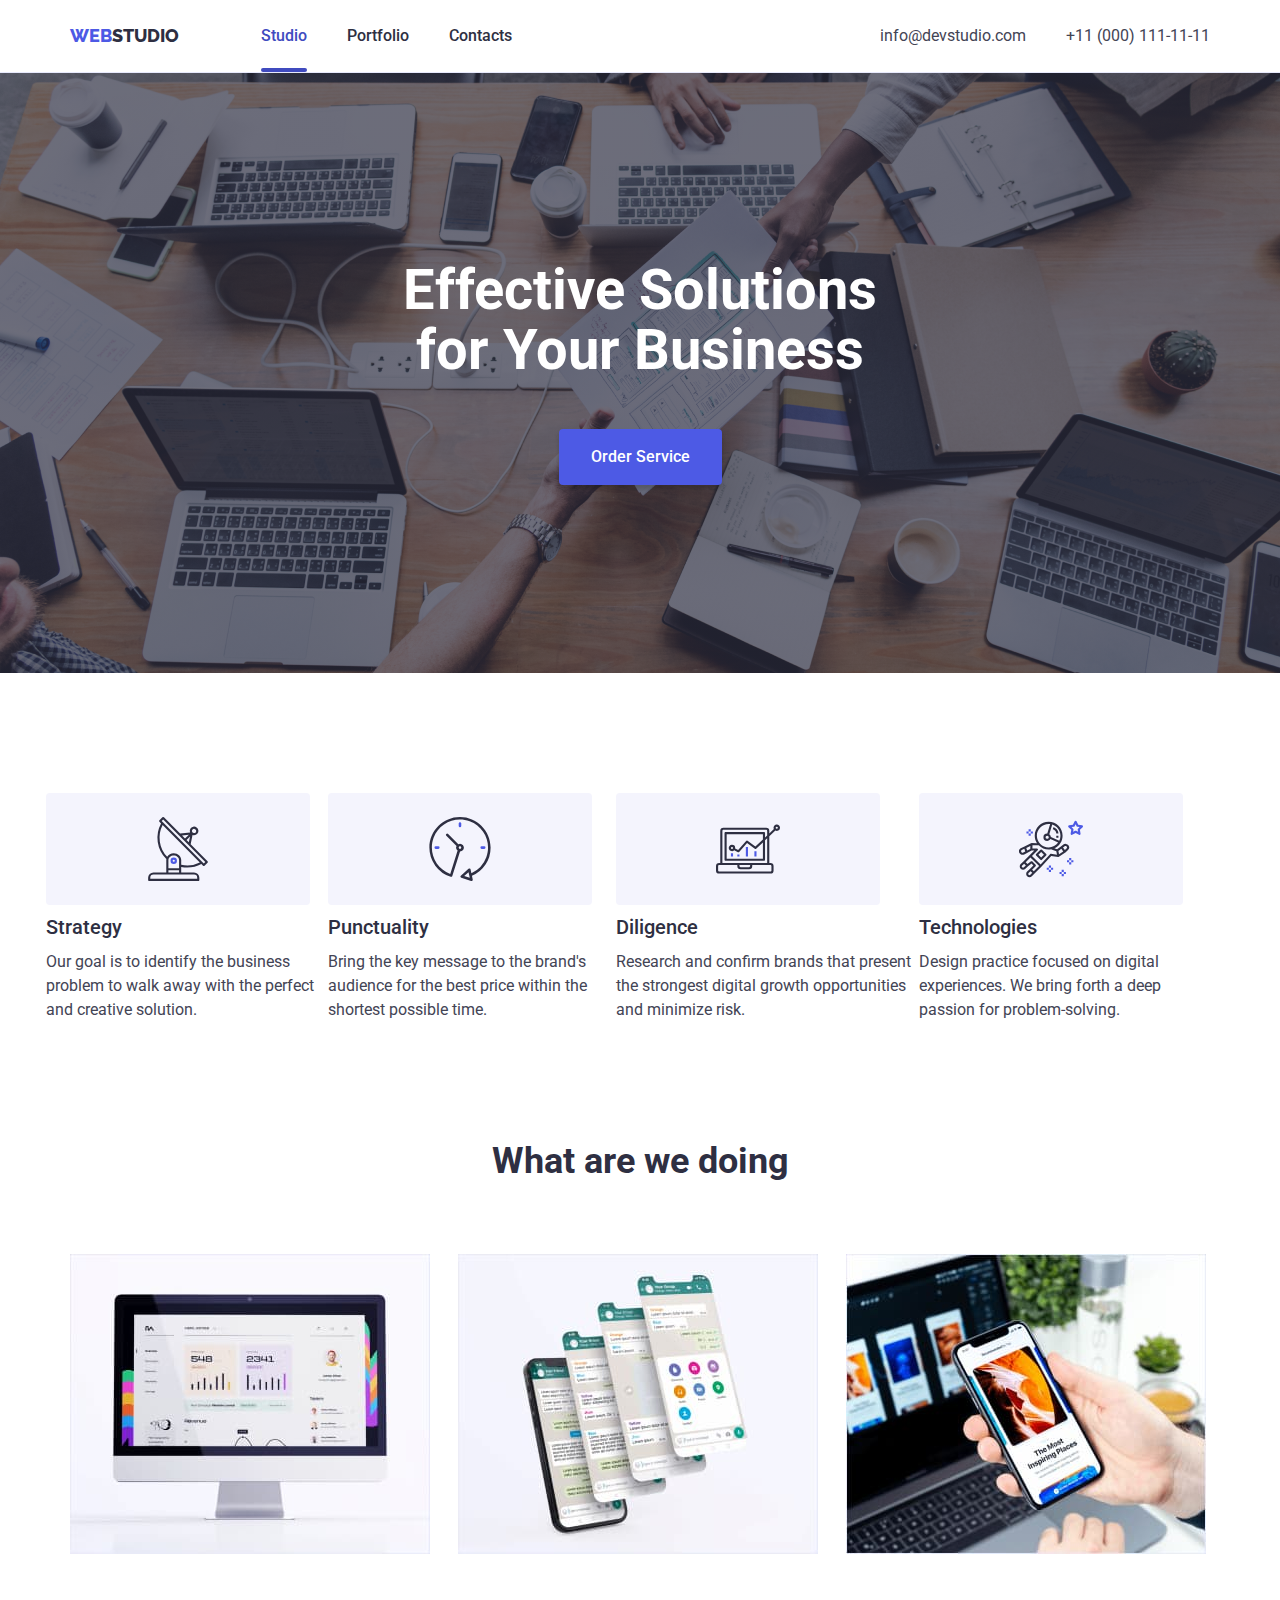
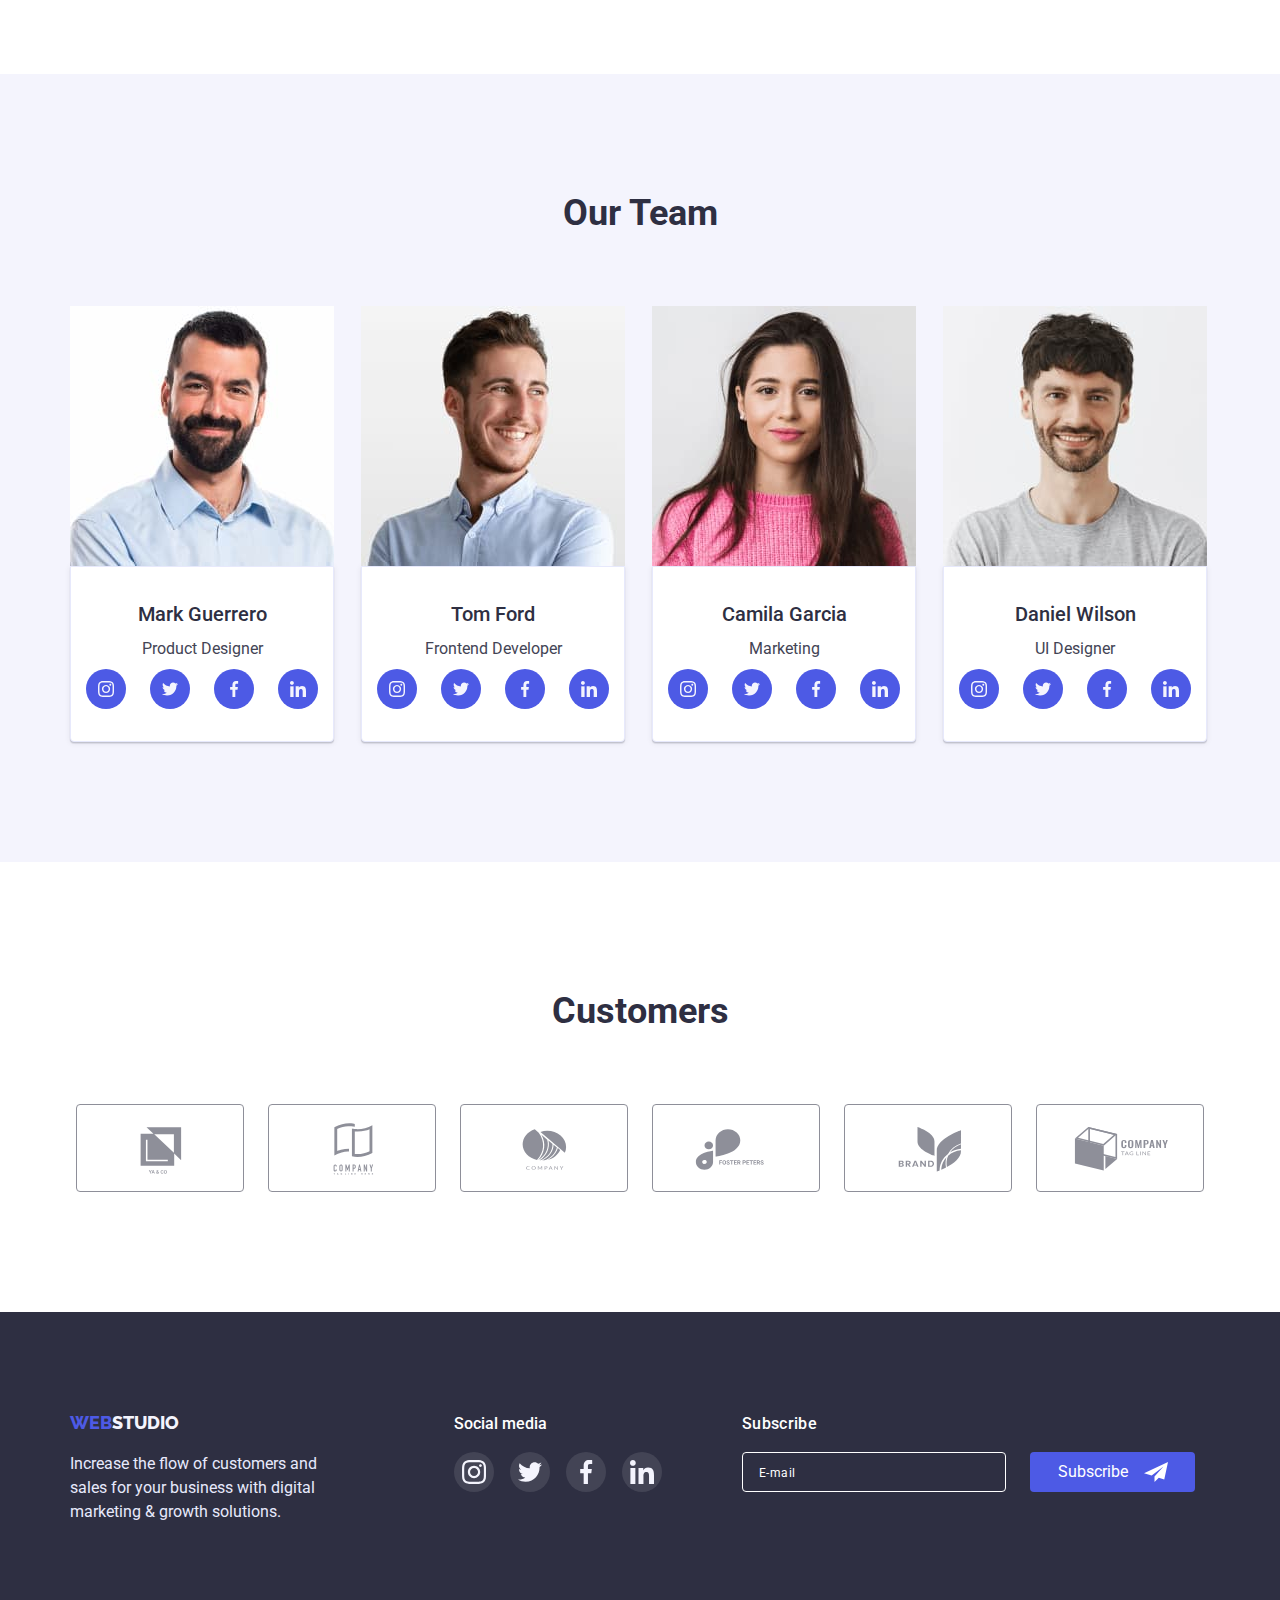
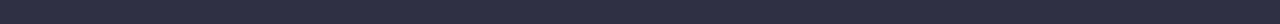
<file: index.html>
<!DOCTYPE html>
<html lang="en" class="page">
<head>
    <meta charset="UTF-8">
    <meta name="viewport" content="width=device-width, initial-scale=1.0">
    <title>WebStudio</title>

    <link rel="stylesheet" href="./css/modern-normalize.css">
    <link rel="stylesheet" href="./css/styles.css">

    <link rel="preconnect" href="https://fonts.googleapis.com">
    <link rel="preconnect" href="https://fonts.gstatic.com" crossorigin>
    <link href="https://fonts.googleapis.com/css2?family=Raleway:wght@800&family=Roboto:wght@400;500;700;900&display=swap" rel="stylesheet">
</head>

<body>
    <header class="page-header">
        <div class="container main-nav"> 
                <nav class="logo-nav">
                    <a href="./index.html" class="logo">
                        <span>Web</span>Studio
                    </a>
                    <ul class="site-nav list">
                        <li class="item"><a href="./index.html" class="menu-link">Studio</a></li>
                        <li class="item"><a href="./portfolio.html">Portfolio</a></li>
                        <li class="item"><a href="">Contacts</a></li>
                    </ul>                   
                </nav>
        
                <address class="address">
                    <ul class="auth-nav list">
                        <li class="item"><a href="mailto:info@devstudio.com">info@devstudio.com</a></li>
                        <li class="item"><a href="tel:+110001111111">+11 (000) 111-11-11</a></li>
                    </ul>
                </address>
        </div>
    </header>

<main>
    <section class="hero  overlay">
        <div class="container">
        
        <h1 class="hero-title">Effective Solutions <br> for Your Business</h1>
        <button class="button  button-primary" type="button" data-modal-open>Order Service</button> 
        
        </div>

        <div class="backdrop is-hidden" data-modal>
            <div class="modal">
                <p class="recall">Leave your contacts and we will call you back</p>
                <button class="modal-close-button" type="button" data-modal-close>
                    <svg class="modal-close-button-icon" width="8" height="8">
                        <use href="./images/sprite.svg#icon-close-button"></use>
                    </svg>
                </button>
                <form class="modal-form">
                    <label class="modal-form-field">
                        <span class="modal-form-input-desc">Name    
                        </span>
                        <span class="modal-form-input-wrapper">

                            <input 
                            type="text" 
                            name="user_name" 
                            class="modal-form-input" 
                            required 
                            placeholder=" "
                            pattern="^[a-zA-Zа-яА-ЯіІїЇ]+$"
                            minlength="2" 
                            autocomplete="off" />

                            <svg class="modal-form-input-icon" width="18" height="24">
                                <use href="./images/sprite.svg#icon-person"></use>
                            </svg>
                            
                        </span>
                        
                    </label>

                    <label class="modal-form-field">
                        <span class="modal-form-input-desc">Phone</span>

                        <span class="modal-form-input-wrapper">
                            
                            <input 
                            type="tel" 
                            name="user_phone" 
                            class="modal-form-input" 
                            required
                            placeholder=" "
                            pattern="[0-9]{3}-[0-9]{3}-[0-9]{2}-[0-9]{2}"
                            title="xxx-xxx-xx-xx"
                            autocomplete="off" />

                            <svg class="modal-form-input-icon" width="18" height="24">
                                <use href="./images/sprite.svg#icon-phone"></use>
                            </svg>

                        </span>
                            
                    </label>

                    <label class="modal-form-field">
                        <span class="modal-form-input-desc">Email</span>

                        <span class="modal-form-input-wrapper">
                            
                            <input 
                            type="email" 
                            name="user_email" 
                            class="modal-form-input" 
                            required 
                            placeholder=" " 
                            autocomplete="off"/>

                            <svg class="modal-form-input-icon" width="18" height="24">
                                <use href="./images/sprite.svg#icon-email"></use>
                            </svg>
                            
                        </span>
                              
                    </label>

                    <label class="modal-form-field">
                        <span class="modal-form-input-desc">Comment</span>
                        <textarea 
                            name="user_message"
                            class="modal-form-message"  
                            placeholder="Text input" 
                        ></textarea>
                    </label>
                
                    <input 
                        id="user-policy" 
                        type="checkbox" 
                        name="user_policy" 
                        class="modal-form-check visually-hidden" 
                        autocomplete="off"/>
                    <label for="user-policy" class="modal-form-check-desc">I accept the terms and conditions of the&nbsp;<a href="" class="privacy-policy"> Privacy Policy</a>
                    </label>

                    <button type="submit" class="modal-form-submit">Send</button>
                </form>

            </div>

        
        </div>

    </section>
    
    <section class="section-principles">

        <div class="container">

            <ul class="feature-list list">
                <li class="item-list icon-strategy">
                    <div class="card-content">
                    <h3 class="title">Strategy</h3>
                    <p class="content">Our goal is to identify the business
                        problem to walk away with the perfect and creative solution. </p>
                    </div>
                </li>
                <li class="item-list icon-clock">
                    <div class="card-content">
                    <h3 class="title">Punctuality</h3>
                    <p class="content">Bring the key message to the brand's audience for the best price within the shortest possible time.</p>
                    </div>
                </li>
                <li class="item-list icon-diagram">
                    <div class="card-content">
                    <h3 class="title">Diligence</h3>
                    <p class="content">Research and confirm brands that present the strongest digital growth opportunities and minimize risk.</p>
                    </div>
                </li>
                <li class="item-list icon-astronaut">
                    <div class="card-content">
                    <h3 class="title">Technologies</h3>
                    <p class="content">Design practice focused on digital experiences. We bring forth a deep passion for problem-solving.</p>
                    </div>
                </li>
            </ul>  
        
        </div>
        
    </section> 

    <section class="section-wawd">   

        <div class="container">

        <h2 class="section-title">What are we doing</h2>
            <ul class="section-nav-wawd list">
                <li class="item">
                    <div class="card-thumb-wawd">
                    <img src="./images/rectangle.jpg" alt="comp" width="360" class="wawd-image">
                    </div>
                </li>
                <li class="item">
                    <div class="card-thumb-wawd">
                    <img src="./images/rectangleone.jpg" alt="app" width="360" class="wawd-image">
                    </div>
                </li>
                <li class="item">
                    <div class="card-thumb-wawd">
                    <img src="./images/rectangletwo.jpg" alt="phone" width="360" class="wawd-image">
                    </div>
                </li>
            
            </ul>

        </div>

    </section>

    <section class="section-team">

        <div class="container">
            <div class="our-team">

        <h2 class="section-title">Our Team</h2>

        <ul class="team list">
            <li class="item">
                <div class="team-card">
                <div class="card-team">
                <img src="./images/img.jpg" alt="Product Designer" width="264">
                </div>
                <div class="card-txt">
                <h3 class="title">Mark Guerrero</h3>
                <p class="content">Product Designer</p>
                <ul class="social-list list">
                    <li class="social-list-item">
                        <a href="" class="social-list-link">
                            <svg class="social-list-icon" width="16" height="16">
                                <use href="./images/sprite.svg#icon-instagram"></use>
                            </svg>
                        </a>
                    </li>
                    <li class="social-list-item">
                        <a href="" class="social-list-link">
                            <svg class="social-list-icon" width="16" height="16">
                                <use href="./images/sprite.svg#icon-twitter"></use>
                            </svg>
                        </a>
                    </li>
                    <li class="social-list-item">
                        <a href="" class="social-list-link">
                            <svg class="social-list-icon" width="16" height="16">
                                <use href="./images/sprite.svg#icon-facebook"></use>
                            </svg>
                        </a>
                    </li>
                    <li class="social-list-item">
                        <a href="" class="social-list-link">
                            <svg class="social-list-icon" width="16" height="16">
                                <use href="./images/sprite.svg#icon-linkedin"></use>
                            </svg>
                        </a>
                    </li>
                </ul>
                </div>
                </div>
            </li>
            <li class="item">
                <div class="team-card">
                <div class="card-team">
                <img src="./images/imgone.jpg" alt="Frontend Developer" width="264">
                </div>
                <div class="card-txt">
                <h3 class="title">Tom Ford</h3>
                <p class="content">Frontend Developer</p>
                <ul class="social-list list">
                    <li class="social-list-item">
                        <a href="" class="social-list-link">
                            <svg class="social-list-icon" width="16" height="16">
                                <use href="./images/sprite.svg#icon-instagram"></use>
                            </svg>
                        </a>
                    </li>
                    <li class="social-list-item">
                        <a href="" class="social-list-link">
                            <svg class="social-list-icon" width="16" height="16">
                                <use href="./images/sprite.svg#icon-twitter"></use>
                            </svg>
                        </a>
                    </li>
                    <li class="social-list-item">
                        <a href="" class="social-list-link">
                            <svg class="social-list-icon" width="16" height="16">
                                <use href="./images/sprite.svg#icon-facebook"></use>
                            </svg>
                        </a>
                    </li>
                    <li class="social-list-item">
                        <a href="" class="social-list-link">
                            <svg class="social-list-icon" width="16" height="16">
                                <use href="./images/sprite.svg#icon-linkedin"></use>
                            </svg>
                        </a>
                    </li>
                </ul>
                </div>
                </div>
            </li>
            <li class="item">
                <div class="team-card">
                <div class="card-team">
                <img src="./images/imgtwo.jpg" alt="Marketing" width="264">
                </div>
                <div class="card-txt">
                <h3 class="title">Camila Garcia</h3>
                <p class="content">Marketing</p>
                <ul class="social-list list">
                    <li class="social-list-item">
                        <a href="" class="social-list-link">
                            <svg class="social-list-icon" width="16" height="16">
                                <use href="./images/sprite.svg#icon-instagram"></use>
                            </svg>
                        </a>
                    </li>
                    <li class="social-list-item">
                        <a href="" class="social-list-link">
                            <svg class="social-list-icon" width="16" height="16">
                                <use href="./images/sprite.svg#icon-twitter"></use>
                            </svg>
                        </a>
                    </li>
                    <li class="social-list-item">
                        <a href="" class="social-list-link">
                            <svg class="social-list-icon" width="16" height="16">
                                <use href="./images/sprite.svg#icon-facebook"></use>
                            </svg>
                        </a>
                    </li>
                    <li class="social-list-item">
                        <a href="" class="social-list-link">
                            <svg class="social-list-icon" width="16" height="16">
                                <use href="./images/sprite.svg#icon-linkedin"></use>
                            </svg>
                        </a>
                    </li>
                </ul>
                </div>
                </div>
            </li>
            <li class="item">
                <div class="team-card">
                <div class="card-team">
                <img src="./images/imgthree.jpg" alt="UI Designer" width="264">
                </div>
                <div class="card-txt">
                <h3 class="title">Daniel Wilson</h3>
                <p class="content">UI Designer</p>
                <ul class="social-list list">
                    <li class="social-list-item">
                        <a href="" class="social-list-link">
                            <svg class="social-list-icon" width="16" height="16">
                                <use href="./images/sprite.svg#icon-instagram"></use>
                            </svg>
                        </a>
                    </li>
                    <li class="social-list-item">
                        <a href="" class="social-list-link">
                            <svg class="social-list-icon" width="16" height="16">
                                <use href="./images/sprite.svg#icon-twitter"></use>
                            </svg>
                        </a>
                    </li>
                    <li class="social-list-item">
                        <a href="" class="social-list-link">
                            <svg class="social-list-icon" width="16" height="16">
                                <use href="./images/sprite.svg#icon-facebook"></use>
                            </svg>
                        </a>
                    </li>
                    <li class="social-list-item">
                        <a href="" class="social-list-link">
                            <svg class="social-list-icon" width="16" height="16">
                                <use href="./images/sprite.svg#icon-linkedin"></use>
                            </svg>
                        </a>
                    </li>
                </ul>
                </div>
                </div>
            </li>
        </ul>
        </div>

        </div>

    </section>

    <section class="customers">

        <div class="container">
        
            <h2 class="section-title">Customers</h2>

            <ul class="customer-list list">
                <li class="customer-list-item">
                    <a href="" class="customer-list-link">
                        <svg class="customer-list-icon" width="104" height="56">
                            <use href="./images/sprite.svg#icon-YACO"></use>
                        </svg>
                    </a>
                </li>
                <li class="customer-list-item">
                    <a href="" class="customer-list-link">
                        <svg class="customer-list-icon" width="104" height="56">
                            <use href="./images/sprite.svg#icon-tagline"></use>
                        </svg>
                    </a>
                </li>
                <li class="customer-list-item">
                    <a href="" class="customer-list-link">
                        <svg class="customer-list-icon" width="104" height="56">
                            <use href="./images/sprite.svg#icon-company"></use>
                        </svg>
                    </a>
                </li>
                <li class="customer-list-item">
                    <a href="" class="customer-list-link">
                        <svg class="customer-list-icon" width="104" height="56">
                            <use href="./images/sprite.svg#icon-foster"></use>
                        </svg>
                    </a>
                </li>
                <li class="customer-list-item">
                    <a href="" class="customer-list-link">
                        <svg class="customer-list-icon" width="104" height="56">
                            <use href="./images/sprite.svg#icon-brand"></use>
                        </svg>
                    </a>
                </li>
                <li class="customer-list-item">
                    <a href="" class="customer-list-link">
                        <svg class="customer-list-icon" width="104" height="56">
                            <use href="./images/sprite.svg#icon-companytag"></use>
                        </svg>
                    </a>
                </li>

            </ul>
        </div>
    </section>
</main>

    <footer class="footer">
        <div class="container">

            <ul class="foot list">
                <li class="footik-web">
                    <a href="./index.html" class="logo-footer">
                        <span>Web</span>Studio
                        </a>
                        <p class="description">Increase the flow of customers and sales for your business with digital marketing & growth solutions.</p>
                </li>

                <li class="footik-social-media">
                    
                    <p class="social-media-title">Social media</p> 
                    <ul class="social-media list">
                        
                        <li class="social-media-item">
                            <a href="" class="social-media-link">
                                <svg class="social-media-icon" width="24" height="24" >
                                    <use href="./images/sprite.svg#icon-instagram"></use>
                                </svg>
                            </a>
                        </li>
                        <li class="social-media-item">
                            <a href="" class="social-media-link">
                                <svg class="social-media-icon" width="24" height="24" >
                                    <use href="./images/sprite.svg#icon-twitter"></use>
                                </svg>
                            </a>
                        </li>
                        <li class="social-media-item">
                            <a href="" class="social-media-link">
                                <svg class="social-media-icon" width="24" height="24" >
                                    <use href="./images/sprite.svg#icon-facebook"></use>
                                </svg>
                            </a>
                        </li>
                        <li class="social-media-item">
                            <a href="" class="social-media-link">
                                <svg class="social-media-icon" width="24" height="24" >
                                    <use href="./images/sprite.svg#icon-linkedin"></use>
                                </svg>
                            </a>
                        </li>
            
                    </ul> 
                    
                </li>

                <li class="footik-subscribe">
                    <p class="subscribe">Subscribe</p>

                    <Form foottik-form>
                        <div class="button-subscribe">
                            <input 
                            type="email"
                            name="user_email" 
                            class="subscribe-input-email" 
                            required
                            placeholder="E-mail" 
                            autocomplete="off"/>
    
                            <button type="submit" class="btn-subscribe">
                                <p>Subscribe</p> 
                                <svg class="button-subscribe-icon" width="24" height="24">
                                    <use href="./images/sprite.svg#icon-subscribe"></use>
                                </svg>
                            </button>
                        </div>
                    </Form>

                  
                    
                </li>
                
            </ul>
        
        </div>
        
    </footer>

    <script src="./js/modal.js"></script>
</body>
</html>
</file>
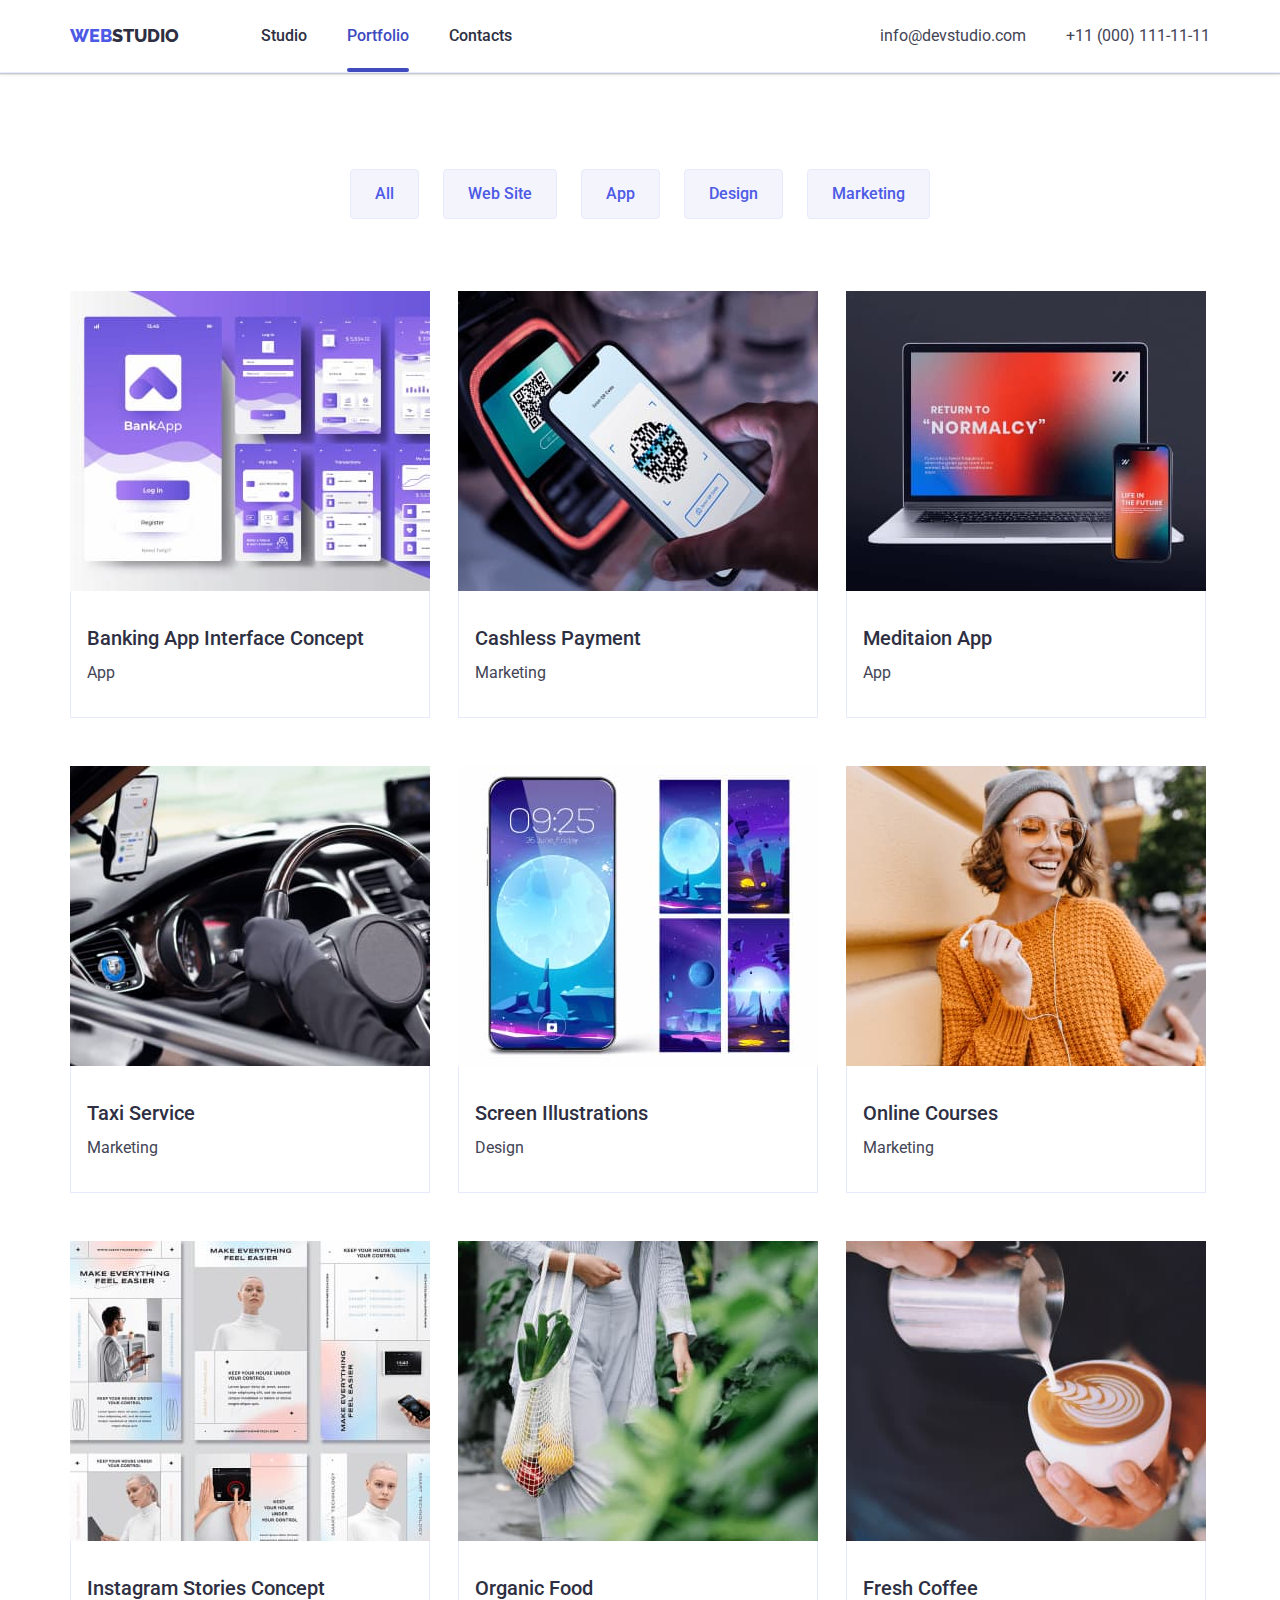
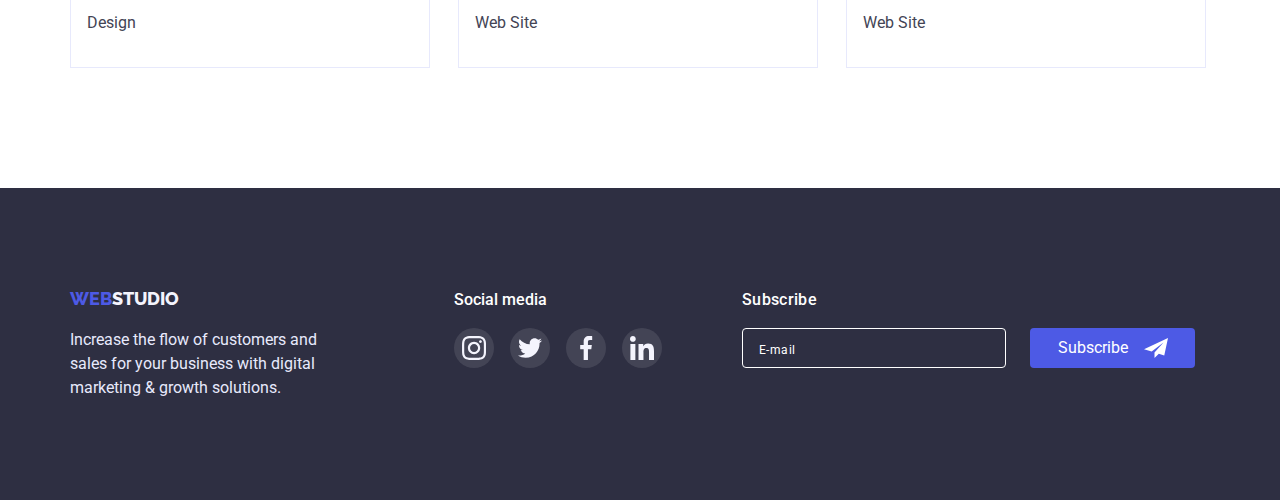
<file: portfolio.html>
<!DOCTYPE html>
<html lang="en" class="page">
<head>
    <meta charset="UTF-8">
    <meta http-equiv="X-UA-Compatible" content="IE=edge">
    <meta name="viewport" content="width=device-width, initial-scale=1.0">
    <title>Portfolio</title>

    <link rel="stylesheet" href="./css/modern-normalize.css">
    <link rel="stylesheet" href="./css/styles.css">

    <link rel="preconnect" href="https://fonts.googleapis.com">
    <link rel="preconnect" href="https://fonts.gstatic.com" crossorigin>
    <link href="https://fonts.googleapis.com/css2?family=Raleway:wght@800&family=Roboto:wght@400;500;700;900&display=swap" rel="stylesheet">
</head>

<body>
    <header class="page-header">
        <div class="container">
            
            <div class="main-nav">
                <nav class="logo-nav">
                    <a href="./index.html" class="logo">
                        <span>Web</span>Studio
                    </a>
                    <ul class="site-nav list">
                        <li class="item"><a href="./index.html">Studio</a></li>
                        <li class="item"><a href="./portfolio.html" class="menu-link">Portfolio</a></li>
                        <li class="item"><a href="">Contacts</a></li>
                    </ul>                   
                </nav>
        
                <address class="address">
                    <ul class="auth-nav list">
                        <li class="item"><a href="mailto:info@devstudio.com">info@devstudio.com</a></li>
                        <li class="item"><a href="tel:+110001111111">+11 (000) 111-11-11</a></li>
                    </ul>
                </address>
            </div>

            </div>  
    </header>

    <main>

        <section   class="portfolio-page">

            <div class="container">

                <ul class="button-nav list">
                    <li>
                        <button class="button-secondary" type="button">All</button> 
                    </li>
                    <li>
                        <button class="button-secondary" type="button">Web Site</button> 
                    </li>
                    <li>
                        <button class="button-secondary" type="button">App</button> 
                    </li>
                    <li>
                        <button class="button-secondary" type="button">Design</button> 
                    </li>
                    <li>
                        <button class="button-secondary" type="button">Marketing</button> 
                    </li>
                </ul>

                <ul class="section-nav list">

                    <li class="item">
                        <article class="card">
                        <a href="" class="link">
                        <div class="card-thumb">
                            <img src="./images/oneimg.jpg" alt="Banking App" width="360"> 
                            <p class="overlay-card">
                                14 Stylish and User-Friendly App Design Concepts · Task Manager App · Calorie Tracker App · Exotic Fruit Ecommerce App · Cloud Storage App
                            </p>
                        </div>
                        <div class="card-text">
                            <h3 class="title">Banking App Interface Concept</h3>
                            <p class="content">App</p>
                        </div>
                        </a>
                        </article>     
                    </li>

                    <li class="item">
                        <article class="card">
                        <a href="" class="link">
                        <div class="card-thumb">
                            <img src="./images/twoimg.jpg" alt="Cashless Payment" width="360">
                            <p class="overlay-card">
                                14 Stylish and User-Friendly App Design Concepts · Task Manager App · Calorie Tracker App · Exotic Fruit Ecommerce App · Cloud Storage App
                            </p>
                        </div>
                        <div class="card-text">
                            <h3 class="title">Cashless Payment</h3>
                            <p class="content">Marketing</p>
                        </div>
                        </a>
                        </article>  
                    </li>

                    <li class="item">
                        <article class="card">
                        <a href="" class="link">
                        <div class="card-thumb">
                            <img src="./images/threeimg.jpg" alt="MeditaTion App" width="360">
                            <p class="overlay-card">
                                14 Stylish and User-Friendly App Design Concepts · Task Manager App · Calorie Tracker App · Exotic Fruit Ecommerce App · Cloud Storage App
                            </p>
                        </div>
                        <div class="card-text">
                            <h3 class="title">Meditaion App</h3>
                            <p class="content">App</p>
                        </div>
                        </a>
                        </article>
                    </li>
                    
                    <li class="item">
                        <article class="card">
                        <a href="" class="link">
                        <div class="card-thumb">
                            <img src="./images/fourimg.jpg" alt="Taxi Service" width="360">
                            <p class="overlay-card">
                                14 Stylish and User-Friendly App Design Concepts · Task Manager App · Calorie Tracker App · Exotic Fruit Ecommerce App · Cloud Storage App
                            </p>
                        </div>
                        <div class="card-text">
                            <h3 class="title">Taxi Service</h3>
                            <p class="content">Marketing</p>
                        </div>
                        </a>
                        </article>
                    </li>

                    <li class="item">
                        <article class="card">
                        <a href="" class="link">
                        <div class="card-thumb">
                            <img src="./images/fiveimg.jpg" alt="Screen Illustrations" width="360">
                            <p class="overlay-card">
                                14 Stylish and User-Friendly App Design Concepts · Task Manager App · Calorie Tracker App · Exotic Fruit Ecommerce App · Cloud Storage App
                            </p>
                        </div>
                        <div class="card-text">
                            <h3 class="title">Screen Illustrations</h3>
                            <p class="content">Design</p>
                        </div>
                        </a>
                        </article>
                    </li>

                    <li class="item">
                        <article class="card">
                        <a href="" class="link">
                        <div class="card-thumb">
                            <img src="./images/siximg.jpg" alt="Online Courses" width="360">
                            <p class="overlay-card">
                                14 Stylish and User-Friendly App Design Concepts · Task Manager App · Calorie Tracker App · Exotic Fruit Ecommerce App · Cloud Storage App
                            </p>
                        </div>
                        <div class="card-text">
                            <h3 class="title">Online Courses</h3>
                            <p class="content">Marketing</p>
                        </div>
                        </a>
                        </article>
                    </li>

                    <li class="item">
                        <article class="card">
                        <a href="" class="link">
                        <div class="card-thumb">
                            <img src="./images/sevenimg.jpg" alt="Instagram Stories Concept" width="360">
                            <p class="overlay-card">
                                14 Stylish and User-Friendly App Design Concepts · Task Manager App · Calorie Tracker App · Exotic Fruit Ecommerce App · Cloud Storage App
                            </p>
                        </div>
                        <div class="card-text">
                            <h3 class="title">Instagram Stories Concept</h3>
                            <p class="content">Design</p>
                        </div>
                        </a>
                        </article>
                    </li>

                    <li class="item">
                        <article class="card">
                        <a href="" class="link">
                        <div class="card-thumb">
                            <img src="./images/eightimg.jpg" alt="Organic Food" width="360">
                            <p class="overlay-card">
                                14 Stylish and User-Friendly App Design Concepts · Task Manager App · Calorie Tracker App · Exotic Fruit Ecommerce App · Cloud Storage App
                            </p>
                        </div>
                        <div class="card-text">
                            <h3 class="title">Organic Food</h3>
                            <p class="content">Web Site</p>
                        </div>
                        </a>
                        </article>
                    </li>

                    <li class="item">
                        <article class="card">
                        <a href="" class="link">
                        <div class="card-thumb">
                            <img src="./images/nineimg.jpg" alt="Fresh Coffee" width="360">
                            <p class="overlay-card">
                                14 Stylish and User-Friendly App Design Concepts · Task Manager App · Calorie Tracker App · Exotic Fruit Ecommerce App · Cloud Storage App
                            </p>
                        </div>
                        <div class="card-text">
                            <h3 class="title">Fresh Coffee</h3>
                            <p class="content">Web Site</p>
                        </div>
                        </a>
                        </article>
                    </li>
                </ul>

            </div>
          
        </section> 
      
    </main>

   
    <footer class="footer">
        <div class="container">

            <ul class="foot list">
                <li class="footik-web">
                    <a href="./index.html" class="logo-footer">
                        <span>Web</span>Studio
                        </a>
                        <p class="description">Increase the flow of customers and sales for your business with digital marketing & growth solutions.</p>
                </li>

                <li class="footik-social-media">
                    
                    <p class="social-media-title">Social media</p> 
                    <ul class="social-media list">
                        
                        <li class="social-media-item">
                            <a href="" class="social-media-link">
                                <svg class="social-media-icon" width="24" height="24" >
                                    <use href="./images/sprite.svg#icon-instagram"></use>
                                </svg>
                            </a>
                        </li>
                        <li class="social-media-item">
                            <a href="" class="social-media-link">
                                <svg class="social-media-icon" width="24" height="24" >
                                    <use href="./images/sprite.svg#icon-twitter"></use>
                                </svg>
                            </a>
                        </li>
                        <li class="social-media-item">
                            <a href="" class="social-media-link">
                                <svg class="social-media-icon" width="24" height="24" >
                                    <use href="./images/sprite.svg#icon-facebook"></use>
                                </svg>
                            </a>
                        </li>
                        <li class="social-media-item">
                            <a href="" class="social-media-link">
                                <svg class="social-media-icon" width="24" height="24" >
                                    <use href="./images/sprite.svg#icon-linkedin"></use>
                                </svg>
                            </a>
                        </li>
            
                    </ul> 
                    
                </li>

                <li class="footik-subscribe">
                    <p class="subscribe">Subscribe</p>

                    <div class="button-subscribe">
                        <input 
                        type="email"
                        name="user_email" 
                        class="subscribe-input-email" 
                        required
                        placeholder="E-mail" />

                        <button type="submit" class="btn-subscribe">
                            <p>Subscribe</p> 
                            <svg class="button-subscribe-icon" width="24" height="24">
                                <use href="./images/sprite.svg#icon-subscribe"></use>
                            </svg>
                        </button>
                    </div>
                    
                </li>
                
            </ul>
        
        </div>
        
    </footer>


</body>
</html>
</file>
<file: css/styles.css>
*,
*::before,
*::after {
  box-sizing: border-box;
}

:root {
    --main-textcolor: #2E2F42;
    --second-textcolor: #434455;
    --header-color: #FFFFFF;
    --footer-color: #E7E9FC;
    --logoweb-color: #4D5AE5; 
    --logostudio-color: #F4F4FD;
    --background-color: #fff;
    --nav-hoverfocus: #404BBF;
    --section-nav-gap: 24px;
    --transition: 250ms cubic-bezier(0.4, 0, 0.2, 1);
   }

.container {
    margin-left: auto;
    margin-right: auto;
    padding-left: 9px;
    padding-right: 9px;
    width: 1158px;
    /*outline: 2px solid tomato;*/ 
    
}

body {
    color: var(--second-textcolor);
    font-family: 'Roboto', sans-serif;
}


.page {
    background-color: #fff;
    font-size: 16px;
    line-height: 1.5;
    text-decoration: none;
   }

.portfolio-page {
    padding-top: 96px;
    padding-bottom: 120px;
}  

.logo {
    color: var(--main-textcolor);
    font-weight: 800;
    font-size: 18px;
    line-height: 0.75;
    font-family: 'Raleway';
    text-transform: uppercase;
    text-decoration: none;

    width: 115px;

    margin-right: 76px;

}

.description {
    color: var(--footer-color);
    width: 264px;
    margin: 16px  0px 0px 0px;
}

span {
    color: var(--logoweb-color);
}

.list {
    margin: 0;
    padding: 0;
    list-style: none;
    text-decoration: none;
}

.main-nav {
    display: flex;
    align-items: center;
    justify-content: flex-start;

}

.page-header {
    background: #FFFFFF;
    border-bottom: 1px solid #E7E9FC;
    box-shadow: 0px 2px 1px rgba(46, 47, 66, 0.08), 0px 1px 1px rgba(46, 47, 66, 0.16), 0px 1px 6px rgba(46, 47, 66, 0.08);
}

.logo-nav  {
    display: flex;
    align-items: center;
    justify-content: flex-start;
}

.site-nav a {
    display: block;
    padding-top: var(--section-nav-gap);
    padding-bottom: var(--section-nav-gap);

    color: var(--main-textcolor);
    font-weight: 500;
    text-decoration: none;

    transition: color var(--transition);
}

.site-nav,
.auth-nav {
    display: flex;
}

.site-nav .menu-link {
    color: var(--nav-hoverfocus);
}

.address {
    margin-left: auto;
}

.site-nav> .item,
.auth-nav> .item {
    margin-right: 40px;
}

.site-nav> .item:last-child,
.auth-nav> .item:last-child {
    margin-right: 0px;
}
.site-nav a:hover,
.site-nav a:focus {
    color: var(--nav-hoverfocus);
}

.auth-nav a{
    color: var(--second-textcolor);
    font-family: 'Roboto';
    font-style: normal;
    font-weight: 400;
    font-size: 16px;
    line-height: var(--section-nav-gap);
    text-decoration: none;

    transition: color var(--transition);
}

.auth-nav a:hover,
.auth-nav a:focus {
    color: var(--nav-hoverfocus);
}

.menu-link {
    /*outline: 2px solid tomato;*/

    position: relative;
    display: block;
    
}

.menu-link::after {
    content: "";

    position: absolute;
    bottom: 0%;

    display: block;
    width: 100%;
    height: 4px;

    background-color: var(--nav-hoverfocus);
    border-radius: 2px;

    opacity: 1;
    
}

.menu-link::after + .menu-link {
    color: var(--nav-hoverfocus);
}



.hero {
    /*outline: 2px solid tomato;*/
    background-color: #2E2F42;

    padding: 188px 0px;
    text-align: center;
}

.overlay {
    max-width: 1600px;
    height: 600px;
    margin-left: auto;
    margin-right: auto;
    background-image: linear-gradient(
        rgba(46, 47, 66, 0.7),
        rgba(46, 47, 66, 0.7)), 
        url(../images/people-office.png);    
    background-repeat: no-repeat;
    background-position: center;
    background-size: cover;
    background-color: #2E2F42 70 %;
}

.hero-title {
    color: var(--background-color);
    font-weight: 700;
    font-size: 56px;
    line-height: 1.07;

    margin-top: 0;
    margin-bottom: 48px;
}

.section-principles {
    padding: 120px 0px;
}

.item-list::before {
    display: inline-block;
    content: "";

    width: 264px;
    height: 112px;

    background-color: var(--logostudio-color);
    background-size: 64px;
    background-repeat: no-repeat;
    background-position: center;
    border-radius: 4px;   
}

.item-list.icon-strategy::before {
    background-image: url(../images/antenna.svg);
}

.item-list.icon-clock::before {
    background-image: url(../images/clock.svg);
}

.item-list.icon-diagram::before {
    background-image: url(../images/diagram.svg);
}

.item-list.icon-astronaut::before {
    background-image: url(../images/astronaut.svg);
}

.feature-list {
    display: flex;    
    margin-left: calc(-1 * var(--section-nav-gap));
}

.feature-list> .item {
    flex-basis: calc(100% / 4) ;
    margin-left: var(--section-nav-gap) ;
}

.section-wawd {

    padding-top: 0;
    padding-bottom: 120px;
    }

.team {
    display: flex;
    margin-left: calc(-1 * var(--section-nav-gap));
    }
    
.team> .item {
    flex-basis: calc(100% / 4 );
    margin-left: var(--section-nav-gap);
    }

.section-title {
    color: var(--main-textcolor);
    font-weight: 700;
    font-size: 36px;
    line-height: 1.11;
    text-align: center;
    margin: 0;
    margin-bottom: 72px;
}

.title {
    color: var(--main-textcolor);
    font-weight: 500;
    font-size: 20px;
    margin-top: 0;
    margin-bottom: 0;

    /*outline: 2px solid tomato;*/ 
   }

.content {
    font-family: 'Roboto', sans-serif;
    font-style: normal;
    font-weight: 400;
    font-size: 16px;
    line-height: var(--section-nav-gap);

    color: var(--second-textcolor);
    
    margin-top: 8px;
    margin-bottom: 0;

    /*outline: 2px solid tomato;*/
    }

.social-list {
    display: flex;
    justify-content: center;
    gap: 24px;
    margin-top: 8px;
}

.social-list-link {
    display: flex;
    justify-content: center;
    align-items: center;

    width: 40px;
    height: 40px;
    border-radius: 50%;
    background-color: var(--logoweb-color) ;

    transition: color var(--transition), background-color var(--transition);
}

.social-list-icon {
    fill: #F4F4FD;
}

.social-list-link:hover,
.social-list-link:focus {
    background: var(--nav-hoverfocus);
}

.button-primary {
    cursor: pointer;
    color:var(--background-color);
    background: var(--logoweb-color);
    box-shadow: 0px 4px 4px rgba(0, 0, 0, 0.15);
    border-width: 0px;
    border-radius: 4px;
    font-family: 'Roboto';
    font-style: normal;
    font-weight: 500;
    font-size: 16px;
    line-height: 24px;

    padding: 16px 32px;

    transition: color var(--transition), background-color var(--transition);
    
}

.button-primary:hover,
.button-primary:focus {
    background: var(--nav-hoverfocus);
}

.button-secondary:hover, 
.button-secondary:focus {
    background: var(--nav-hoverfocus);
    color: var(--header-color);
    border-color: transparent;
    box-shadow: 0px 4px 4px rgba(0, 0, 0, 0.15);
}

.button-secondary {
    cursor: pointer;
    color: var(--logoweb-color);
    background: var(--logostudio-color);
    border: 1px solid #E7E9FC;
    border-radius: 4px;
    font-family: 'Roboto';
    font-style: normal;
    font-weight: 500;
    font-size: 16px;
    line-height: 24px;

    padding: 12px 24px;
   
    
    transition: color var(--transition), background-color var(--transition);
}

.section-team {
    background-color: var(--logostudio-color);
    padding-top: 120px;
    padding-bottom: 120px;
    }

.link {
    text-decoration: none;
}

.section-nav-wawd {
    padding: 0;
    margin: 0;
    display: flex;
    flex-wrap: wrap;
    margin-left: calc(-1 * var(--section-nav-gap));
    margin-top: calc(-3 * var(--section-nav-gap)) ;
}

.section-nav-wawd> .item {
    flex-basis: calc(100% / 3 - var(--section-nav-gap));
    margin-left: var(--section-nav-gap);
    margin-top: calc(3 * var(--section-nav-gap) ) ;  
}

.customers {
    padding-top: 130px;
    padding-bottom: 120px;
}

.customer-list {
    display: flex;
    justify-content: center;

    gap: 24px;
}

.customer-list-icon {
    fill: currentColor;
}

.customer-list-link {
    display: flex;
    justify-content: center;
    align-items: center;

    width: 168px;
    height: 88px;

    padding: 16px 32px;

    color: #8E8F99;
    border: 1px solid #8E8F99;
    border-radius: 4px; 

    transition: color var(--transition), 
                background-color var(--transition), 
                border var(--transition);
}

.customer-list-link:hover,
.customer-list-link:focus {
    color: #404BBF;
    border: 1px solid #404BBF;
}

.section-portfolio {
    padding-top: 96px;
    padding-bottom: 120px;   
}

.button-nav {
    display: flex;
    justify-content: center;
    margin-bottom: 72px;

    gap: 24px;
   
}

.section-nav {
    margin: 0;
    display: flex;
    flex-wrap: wrap;
    margin-left: calc(-1 * var(--section-nav-gap));
    margin-top: calc(-2 * var(--section-nav-gap)) ;
}

.section-nav> .item {
    flex-basis: calc(100% / 3 - var(--section-nav-gap));
    margin-left: var(--section-nav-gap);
    margin-top: calc(2 * var(--section-nav-gap) ) ;
}

.img {
    max-width: 100%;
    height: auto;
}

.item * {
    /*outline: 2px solid tomato;*/ 
}

/*.item:hover .overlay {
    transform: translate(0,0);
}*/

.card {
    width: 360px;
}

.card:hover {
    background: #FFFFFF;
    
    box-shadow: 0px 1px 6px rgba(46, 47, 66, 0.08), 0px 1px 1px rgba(46, 47, 66, 0.16), 0px 2px 1px rgba(46, 47, 66, 0.08);
}

.link:hover .overlay-card,
.link:focus .overlay-card  {
    transform: translate(0,0);
}


.card-thumb-wawd {
    display: block;
    width: 360px;
    height: 300px;
    margin-right: 0;

    /*outline: 2px solid tomato;*/
}

.card-thumb {
    position: relative;
    overflow: hidden;

    display: block;
    width: 360px;
    height: 300px;
    margin-right: 0;

    /*outline: 2px solid tomato;*/
}

.overlay-card {
    position: absolute;

    background-color: var(--logoweb-color);
    color: var(--logostudio-color);

    font-family: 'Roboto';
    font-style: normal;
    font-weight: 400;
    font-size: 16px;
    line-height: 24px;

    left: 0px;
    top: 0px;

    margin: 0;
    padding-left: 32px;
    padding-right: 32px;
    padding-top: 40px;

    width: 100%;
    height: 100%;

    overflow: auto;

    transform: translate(0, 100%);
    transition: transform var(--transition);
}

.card-text {
    padding-top: 32px;
    padding-bottom: 32px;
    padding-left: 16px;
    
    background: #FFFFFF;
    border-right:  1px solid #E7E9FC;
    border-bottom:  1px solid #E7E9FC;
    border-left:  1px solid #E7E9FC;

    width: 360px;
}

.card-txt {
    padding-top: 32px;
    padding-bottom: 32px;
    
    
    background: #FFFFFF;
    border-radius: 0px 0px 4px 4px;
    border: 1px solid #E7E9FC;
    box-shadow: 0px 1px 6px rgba(46, 47, 66, 0.08), 0px 1px 1px rgba(46, 47, 66, 0.16), 0px 2px 1px rgba(46, 47, 66, 0.08);

    text-align: center;

    width: 264px;
}

.card-team {
    width: 264px;
    height: 260px;
    margin-right: 0;

    /*outline: 2px solid tomato;*/ 
}

.footer {
    background: var(--main-textcolor);
    
    padding-top: 100px;
    padding-bottom: 100px;
}

.logo-footer {
    color: var(--logostudio-color);
    font-weight: 800;
    font-size: 18px;
    line-height: 0.75;
    font-family: 'Raleway';
    text-transform: uppercase;
    text-decoration: none;
}

.social-media-title {
    color: var(--header-color);

    font-weight: 500;    

    margin-top: 0;
    margin-bottom: 0;
}

.social-media {
    display: flex;
    gap: 16px;
    margin-top: 16px;

    color: var(--header-color);
}

.social-media-link {
    display: flex;
    justify-content: center;
    align-items: center;

    width: 40px;
    height: 40px;
    border-radius: 50%;
    background-color: rgba(255, 255, 255, 0.1);

    transition: color var(--transition), background-color var(--transition) ;
}

.social-media-icon {
    fill: #F4F4FD;
}

.social-media-link:hover,
.social-media-link:focus {
    background: #31D0AA;
}

.foot {
    display: flex;
}

.footik-web {
    margin-right: 120px;
}

.footik-social-media {
    margin-right: 80px;
}

.footik-subscribe {
    margin-right: 24px;
}

.subscribe {
    font-weight: 500;
    font-size: 16px;
    line-height: 24px;

    margin-top: 0;

    letter-spacing: 0.02em;

    color: var(--header-color);
}

.subscribe-input-email {
    width: 264px;
    height: 40px;

    margin-bottom: 16px;
    margin-bottom: 0;
    padding: 0 0 0 16px;

    border: 1px solid #FFFFFF;
    border-radius: 4px;
    background-color: transparent;  
    
    color: var(--header-color);

    outline: none;
}

.subscribe-input-email::placeholder {
    font-family: 'Roboto';
    font-style: normal;
    font-weight: 400;
    font-size: 12px;
    line-height: 24px;

    display: flex;
    align-items: center;
    
    letter-spacing: 0.04em;

    color: var(--header-color);
}

.subscribe-input-email:focus {

}

.button-subscribe {
    display: flex;

    gap: 24px;
}

.btn-subscribe {
    cursor: pointer;

    display: flex;
    justify-content: center;
    align-items: center;

    width: 165px;
    height: 40px;

    padding: 8px 24px;
    gap: 16px;

    top: 50%;

    background: var(--logoweb-color);
    color: var(--header-color);
    border-radius: 4px;
    border: none;

    transition: background-color var(--transition);
}

.button-subscribe-icon {
    fill: var(--header-color);
}

.btn-subscribe:hover,
.btn-subscribe:focus {
    background-color: var(--nav-hoverfocus);
}

.backdrop {
    position: fixed;
    top: 0;
    left: 0;
    width: 100%;
    height: 100%;
    background-color: rgba(46, 47, 66, 0.4);

    opacity: 1;
    transition: opacity var(--transition);
}

.backdrop.is-hidden {
    /*visibility: hidden;*/
    opacity: 0;
    pointer-events: none;
    }

.backdrop.is-hidden .modal {
    transform: translate(-50%, -50%) scale(0.9);
}

.modal {
    position: absolute;
    left: 50%;
    top: 50%;

    padding: 0  24px 24px 24px;

    width: 408px;
    height: 584px;
    
    background: #FFFFFF;
    box-shadow: 0px 1px 1px rgba(0, 0, 0, 0.14), 0px 1px 3px rgba(0, 0, 0, 0.12), 0px 2px 1px rgba(0, 0, 0, 0.2);
    border-radius: 4px;

    transform: translate(-50%, -50%) scale(1);
    transition: transform var(--transition);
}

/*.modal-close {
    transform: translate(-50%, -50%) scale(0.9);
}*/

.modal-close-button {
    cursor: pointer;

    position: absolute;
    display: flex;
    justify-content: center;
    align-items: center;

    width: 24px;
    height: 24px;

    top: 24px;
    right: 24px;

    border-radius: 50%;
    border: 1px solid var(--footer-color);
    background-color: transparent; 
    
    transition: color var(--transition), background-color var(--transition);
}

.modal-close-button:hover,
.modal-close-button:focus {
    background: var(--nav-hoverfocus);
    border: var(--nav-hoverfocus);
}

.modal-close-button-icon {
    transition: fill var(--transition);
}

.modal-close-button:hover .modal-close-button-icon,
.modal-close-button:focus .modal-close-button-icon {
    fill: var(--background-color);
}

.recall {
    margin-top: 72px;
    margin-bottom: 0px;
    
    width: 100%;

    font-family: 'Roboto';
    font-style: normal;
    font-weight: 500;
    font-size: 16px;
    line-height: 24px;

    text-align: center;
    letter-spacing: 0.02em;

    color: var(--main-textcolor);
}

.modal-form {
    display: flex;
    flex-direction: column;
    padding: 16px 0 0 0; 
}

.modal-form-field {
    margin-bottom: 8px;
}

.modal-form-field:last-child {
    margin-bottom: -8px;
}

.modal-form-input-desc {
    display: block;
    font-family: 'Roboto';
    font-style: normal;
    font-weight: 400;
    font-size: 12px;
    line-height: 14px;
    margin-bottom: 4px;
    
    text-align: left;

    color: #8E8F99;
}

.modal-form-input-wrapper {
    position: relative;
}

.modal-form-input {
    width: 100%;
    height: 40px;
    border: 1px solid rgba(33, 33, 33, 0.2);
    border-radius: 4px;

    padding-left: 34px;

    font-size: 18px;

    transition: border-color var(--transition);
}

.modal-form-input:focus {
    outline: none;
    border-color: var(--logoweb-color);
} 

.modal-form-input-icon {
    position: absolute;
    top: 50%;
    left: 16px;
    transform: translate(0,-50%);
    display: block;

    fill: var(--main-textcolor);

    transition: fill var(--transition);
}

.modal-form-input:focus + .modal-form-input-icon {
    fill: var(--logoweb-color) ;
}

.modal-form-message {
    resize: none;
    width: 100%;
    height: 120px;
}

.modal-form-message {
    resize: none;
    width: 100%;
    height: 120px;
    padding: 8px 16px;

    outline: none;

    border: 1px solid rgba(33, 33, 33, 0.2);
    border-radius: 4px;

    transition: border-color var(--transition);
}

.modal-form-message:focus {
    outline: none;
    border-color: var(--logoweb-color);
}

.modal-form-message::placeholder {
    font-family: 'Roboto';
    font-style: normal;
    font-weight: 400;
    font-size: 12px;
    line-height: 14px;

    letter-spacing: 0.04em;

    color: rgba(46, 47, 66, 0.4);
}

.modal-form-check-desc::before {
    cursor: pointer;

    content: "";

    display: block;
    width: 16px;
    height: 16px;
    border: 1px solid #2E2F42;
    border-radius: 2px;

    margin-right: 8px;
}

.modal-form-check-desc {
    display: flex;
    align-items: center;

    margin-bottom: 24px;

    font-weight: 400;
    font-size: 12px;
    line-height: 14px;

    letter-spacing: 0.04em;

    color: #8E8F99;

}

.privacy-policy {
    color: var(--logoweb-color);
}

.modal-form-check {
    transition: outline var(--transition);
}

.modal-form-check:checked + .modal-form-check-desc::before {
    background-color: var(--nav-hoverfocus);
    border: 1px solid var(--nav-hoverfocus);
    background-image: url(../images/checkmark.svg);
    background-repeat: no-repeat;
    background-position: center;   
}

.modal-form-check:focus + .modal-form-check-desc::before {
    outline: none;
}

.visually-hidden {
    position: absolute;
    width: 1px;
    height: 1px;
    margin: -1px;
    padding: 0;
    overflow: hidden;
    border: 0;
    clip:rect(0 0 0 0);
}

.modal-form-submit {
    cursor: pointer; 

    align-self: center;
    
    width: 169px;
    height: 56px;

    padding: 16px 32px;
    margin-bottom: 24px;

    background: var(--logoweb-color);
    border: none;
    box-shadow: 0px 4px 4px rgba(0, 0, 0, 0.15);
    border-radius: 4px;

    font-size: 16px;
    line-height: 24px;
    color: var(--header-color);
    
    transition: color var(--transition), background-color var(--transition);
}

.modal-form-submit:hover,
.modal-form-submit:focus {
    background: var(--nav-hoverfocus);
    border: var(--nav-hoverfocus);
}
</file>
